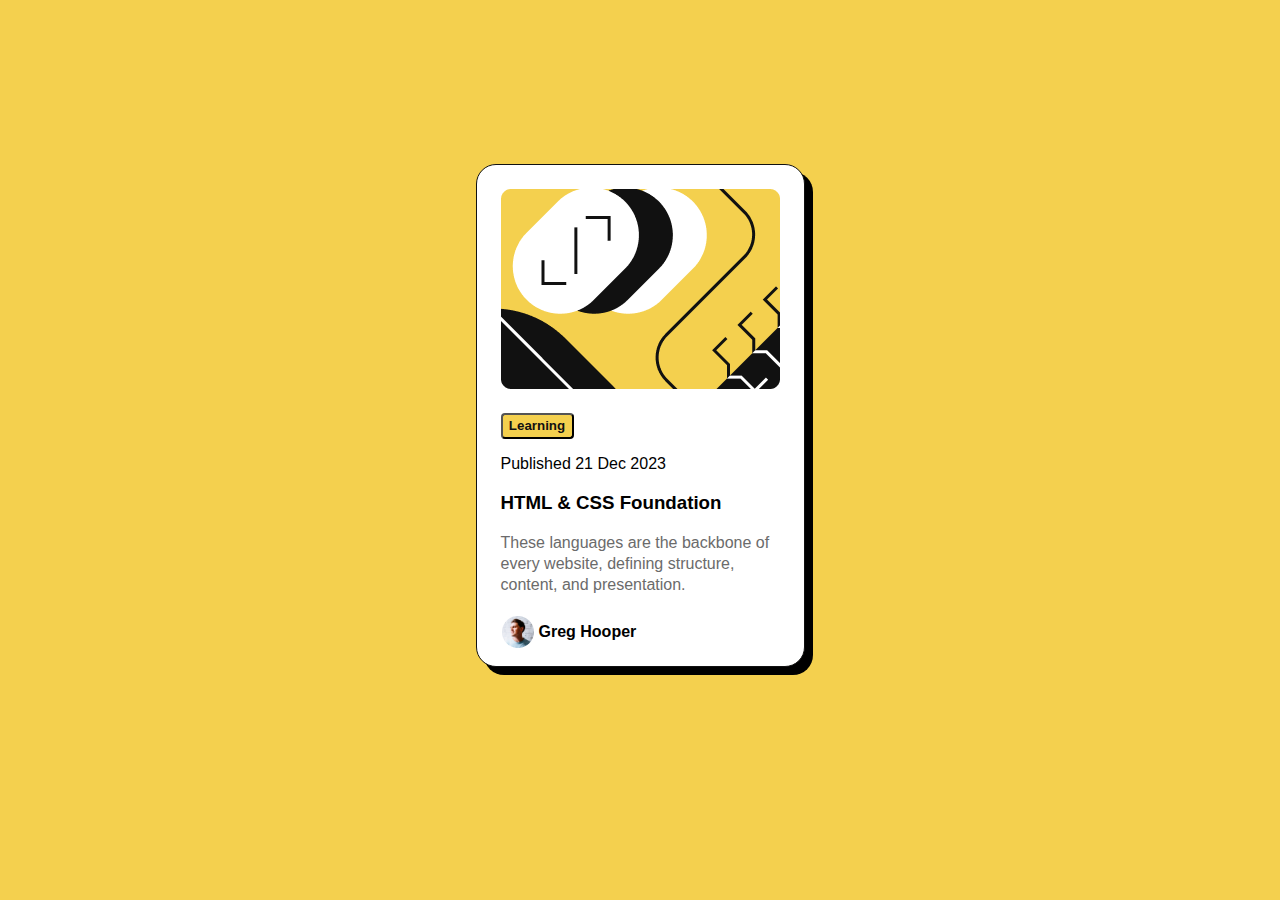
<file: index.html>
<!DOCTYPE html>
<html lang="en">
<head>
    <meta charset="UTF-8">
    <meta name="viewport" content="width=device-width, initial-scale=1.0">
    <link rel="stylesheet" href="style.css">
    <title>Document</title>
</head>
<body class="body">
    <div class="card-mobile">
        <div class="card-container">
            <div class="blog-image">
                <img src="assets/Blog Image.png" alt="">
            </div>
            <div class="content">
                <button class="button" style="color:#111111">Learning</button>
                <p>Published 21 Dec 2023</p>
                <h3 >HTML & CSS Foundation</h3>
                <p style="color: #6b6b6b; line-height: 21PX;">These languages are the backbone of every website, defining structure, content, and presentation.</p>
            </div>
            <div class="Author">
                <img class="img-author" src="assets/dd5d604a09d4a7a024323a45c11bb8ff.jpeg" alt="" >
                <h4 >Greg Hooper</h4>
            </div>
        </div>
    
    </div>
    
</body>
</html>
</file>
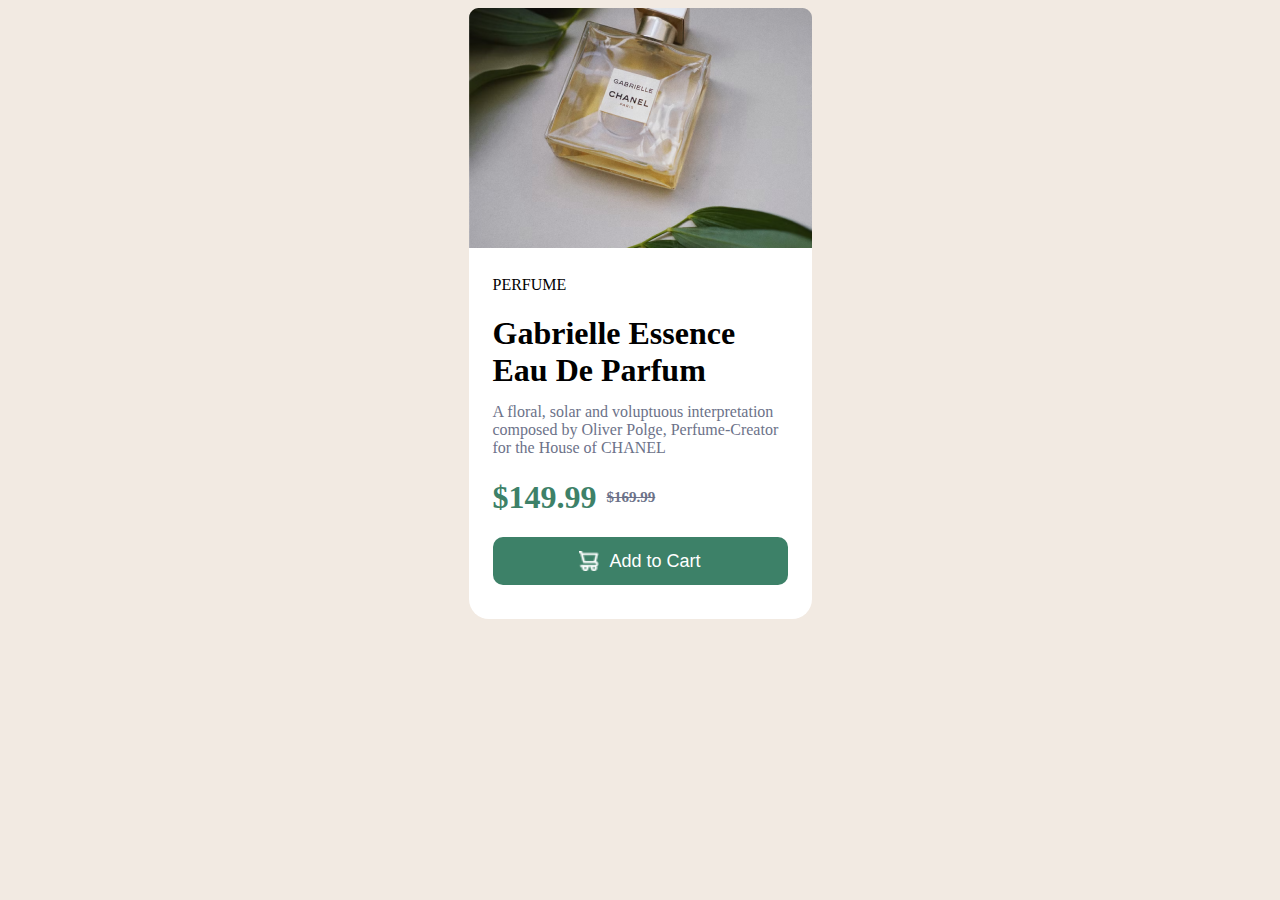
<file: cardComponent.html>
<!DOCTYPE html>
<html lang="en">
<head>
    <meta charset="UTF-8">
    <meta name="viewport" content="width=device-width, initial-scale=1.0">
    <link rel="stylesheet" href="cardComponent.css">
    <title>card Component</title>
</head>
<body class="body">
        <div class="card">
            <div>
                <img class="img" src="assets/parfum.png" alt="">
                <p class="parfum">PERFUME</p>
            </div>
            <div>
                <h1 class="title">Gabrielle Essence Eau De Parfum</h1>
            </div>

            <div class="desc">
                <p class="desc-title">A floral, solar and voluptuous interpretation composed by Oliver Polge, Perfume-Creator for the House of CHANEL</p>
            </div>
            <div>
                <strong class="price">$149.99 <span class="old-price">$169.99</span></strong>
            </div>
            <div>
                <button class="button">
                <img class="icon" src="assets/Cart.png">Add to Cart</button>
            </div>
        </div>
</body>
</html>
</file>
<file: style.css>
.body{
    background-color:#F4D04E;
    display: flex;
    justify-content: center;
}


.card-container{
    font-family: 'Figtree', sans-serif;
    width: 327px;
    height: 501px;
    border: 1px solid #111111;
    border-radius: 20px;
    background-color: white;
    box-shadow: 8px 8px #000000;
    margin-left: auto;
    margin-right: auto;
    margin-top: 156px;
}


.blog-image{
    width: 279px;
    height: 200px;
    border-radius: 10px;
    margin-left: auto;
    margin-right: auto;
    margin: 24px;
}

/* .card-container:hover{
    transform: scale(1.1);
} */


.content{
    margin-top: 15px;
    width: 279px;
    height: 173px;
    gap: 150px;
    margin-left: auto;
    margin-right: auto
}

.button{
    font-weight: bold;
    width: 73px;
    height: 26px;
    background-color: #F4D04E;
    border-radius: 4px;
    line-height: 18px;
    cursor: pointer;
}

.button:hover{
    transform: scale(1.1);
}

.Author{
    display: flex;
    align-items: center;
    width: 150px;
    height: 32px;
    gap: 5px;
    padding: 10px;
    margin-top: 20px;

}

.img-author{
    border-radius: 50%;
    width: 32px;
    height: 32px;
    object-fit: cover;
    align-items: center;
    margin-left: 15px;
}
</file>
<file: cardComponent.css>
.body{
    background-color: #F2EAE2;
}

.card{
    /* font-family: 'Figtree', sans-serif; */
    width: 343px;
    height: 611px;
    border-radius: 20px;
    background-color: white;
    margin-left: auto;
    margin-right: auto;
    top: 28px;
    left: 16px;
}

.img{
    width: 343px;
    height: 240px;
    object-fit: cover;
}

.parfum{
    margin: 24px;
    width: 92px;
    height: 15px;
    top: 264px;
    left: 24px;
}

.title{
    margin: 24px;
    width: 295px;
    height: 64px;
    top: 291px;
    left: 24px;
}

.desc{
    margin: 24px;
    width: 295px;
    top: 371px;
    left: 24px;
}

.desc-title{
    color:#6C7289 ;
    font-size: 16px;
}

.price{
    font: bold;
    display: flex;
    align-items: center;
    margin: 24px;
    width: 194px;
    height: 32px;
    top: 487px;
    font-size: 32px;
    color: #3D8168;
    gap: 10px;
}

.old-price{
    color:#6C7289 ;
    font-size: 15px;
    text-decoration-line: line-through;
}

.button{
    display: flex;
    align-items: center;
    justify-content: center;
    color: white;
    font-size: 18px;
    width: 295px;
    height: 48px;
    margin: 24px;
    border-radius: 10px;
    border: none;
    cursor: pointer;
    background-color: #3D8168;
    gap: 10px;
}
.button:hover{
    transform: scale(1.1);
    background-color: #1c684c;
}


.icon{
    width: 20px;
    height: 20px;
    top: 1px;
}
</file>
